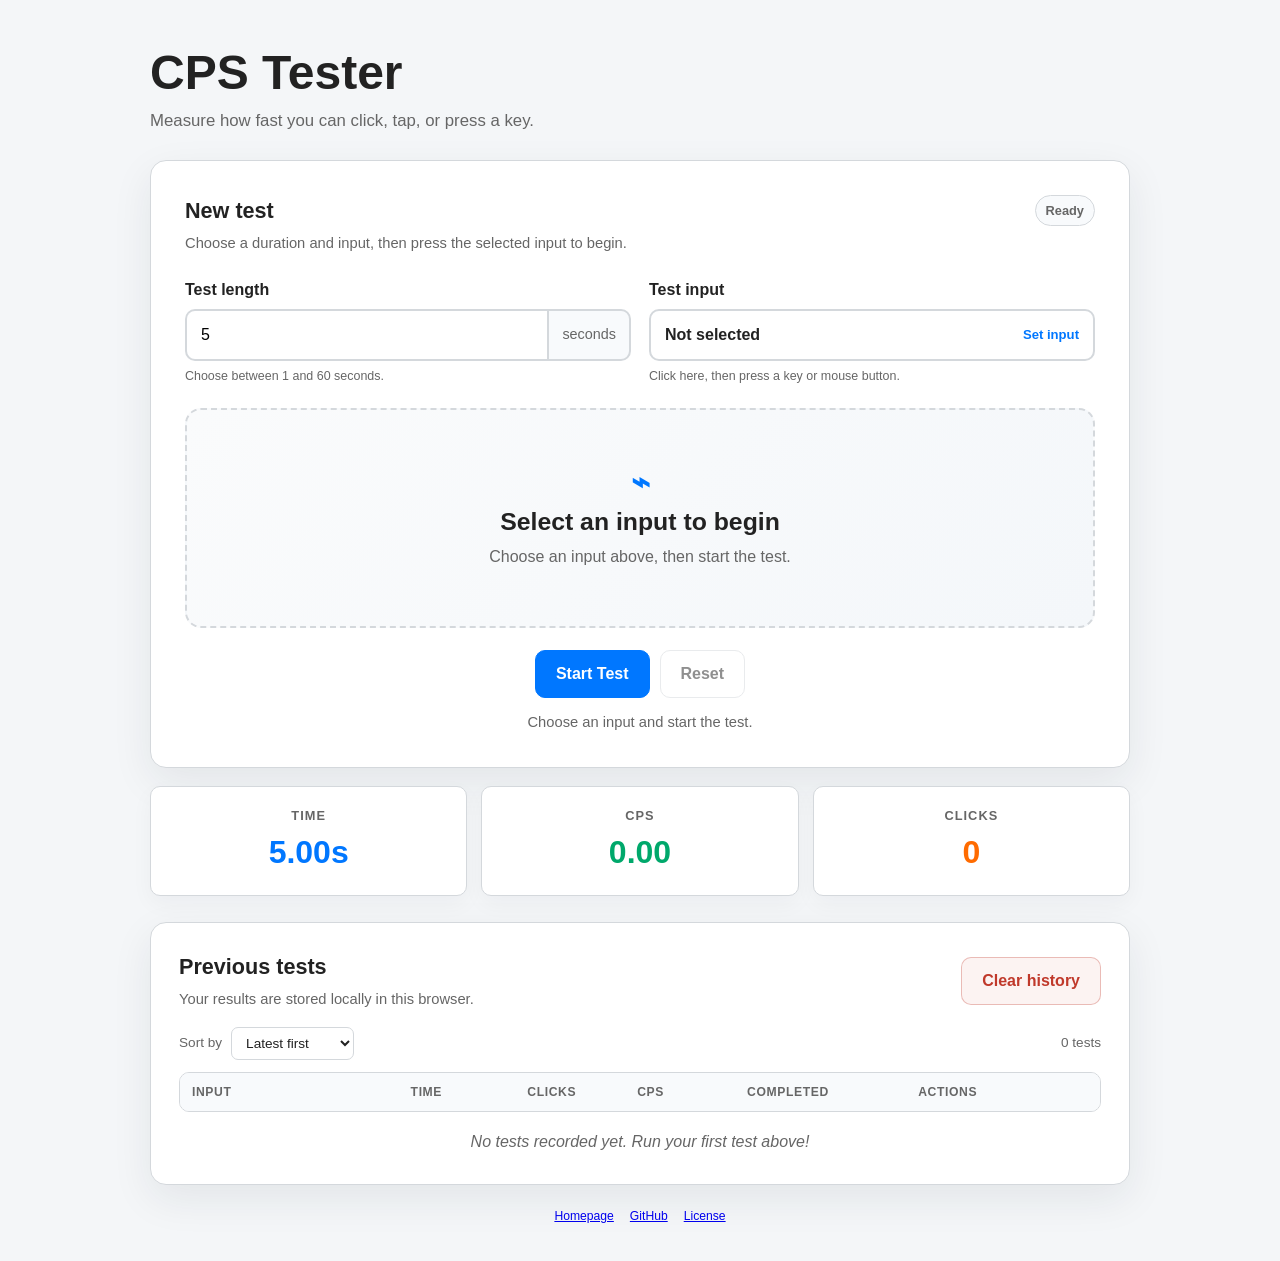
<file: index.html>
<!doctype html>
<html lang="en">
<head>
  <meta charset="utf-8">
  <meta name="viewport" content="width=device-width, initial-scale=1">
  <meta name="description" content="A fast, accurate Clicks Per Second tester for mouse, touch, and keyboard input.">
  <meta name="theme-color" content="#f4f6f8">
  <title>CPS Tester</title>
  <link rel="stylesheet" href="src/styles.css">
</head>
<body>
  <main class="app-shell">
    <header class="page-header">
      <h1>CPS Tester</h1>
      <p class="subtitle">Measure how fast you can click, tap, or press a key.</p>
    </header>

    <section class="panel tester-panel" aria-labelledby="tester-heading">
      <div class="section-heading">
        <div>
          <h2 id="tester-heading">New test</h2>
          <p>Choose a duration and input, then press the selected input to begin.</p>
        </div>
        <span id="testState" class="state-badge" data-state="idle">Ready</span>
      </div>

      <div class="configuration-grid">
        <div class="field-group">
          <label for="durationInput">Test length</label>
          <div class="input-with-unit">
            <input id="durationInput" type="number" inputmode="numeric" min="1" max="60" step="1" value="5">
            <span>seconds</span>
          </div>
          <p class="field-hint" id="durationHint">Choose between 1 and 60 seconds.</p>
        </div>

        <div class="field-group">
          <label for="inputSelector">Test input</label>
          <button id="inputSelector" class="input-selector" type="button" aria-describedby="inputHint">
            <span class="input-selector-label">Not selected</span>
            <span class="input-selector-action">Set input</span>
          </button>
          <p class="field-hint" id="inputHint">Click here, then press a key or mouse button.</p>
        </div>
      </div>

      <div class="test-stage" id="testStage" tabindex="0" role="button" aria-label="CPS test area">
        <div class="stage-content">
          <span class="stage-icon" aria-hidden="true">⌁</span>
          <strong id="stageTitle">Select an input to begin</strong>
          <span id="stageInstruction">Your test will start with your first input.</span>
        </div>
      </div>

      <div class="action-row">
        <button id="startButton" class="primary-button" type="button">Start Test</button>
        <button id="resetButton" class="secondary-button" type="button" disabled>Reset</button>
      </div>

      <p id="statusMessage" class="status-message" role="status" aria-live="polite">Choose an input and start the test.</p>
    </section>

    <section class="stats-grid" aria-label="Live test statistics">
      <article class="stat-card stat-card-time">
        <span class="stat-label">Time</span>
        <strong id="timerValue">5.00s</strong>
      </article>
      <article class="stat-card stat-card-cps">
        <span class="stat-label">CPS</span>
        <strong id="cpsValue">0.00</strong>
      </article>
      <article class="stat-card stat-card-clicks">
        <span class="stat-label">Clicks</span>
        <strong id="clickCountValue">0</strong>
      </article>
    </section>

    <section class="panel history-panel" aria-labelledby="history-heading">
      <div class="section-heading history-heading">
        <div>
          <h2 id="history-heading">Previous tests</h2>
          <p>Your results are stored locally in this browser.</p>
        </div>
        <button id="clearHistoryButton" class="danger-button" type="button">Clear history</button>
      </div>

      <div class="history-toolbar">
        <label for="historySort">Sort by</label>
        <select id="historySort">
          <option value="completed-desc">Latest first</option>
          <option value="completed-asc">Oldest first</option>
          <option value="cps-desc">Highest CPS</option>
          <option value="cps-asc">Lowest CPS</option>
          <option value="clicks-desc">Most clicks</option>
          <option value="clicks-asc">Fewest clicks</option>
        </select>
        <span id="historyCount" class="history-count">0 tests</span>
      </div>

      <div class="history-table" role="table" aria-label="Previous CPS tests">
        <div class="history-row history-header" role="row">
          <span role="columnheader">Input</span>
          <span role="columnheader">Time</span>
          <span role="columnheader">Clicks</span>
          <span role="columnheader">CPS</span>
          <span role="columnheader">Completed</span>
          <span role="columnheader">Actions</span>
        </div>
        <div id="historyList" class="history-list" role="rowgroup"></div>
      </div>
      <p id="emptyHistory" class="empty-state">No tests recorded yet. Run your first test above!</p>
    </section>

    <footer class="page-footer">
      <span><a href="https://bottledpepsi.github.io/">Homepage</a></span>
      <span><a href="https://github.com/bottledpepsi/cps-tester/">GitHub</a></span>
      <span><a href="https://www.gnu.org/licenses/gpl-3.0.html">License</a></span>
    </footer>
  </main>
  <script src="src/js/app.js"></script>
</body>
</html>
</file>
<file: src/styles.css>
:root {
  --color-background: #f4f6f8;
  --color-surface: #ffffff;
  --color-surface-soft: #f8fafc;
  --color-text: #222222;
  --color-muted: #666666;
  --color-border: #d4d8dc;
  --color-border-strong: #333333;
  --color-primary: #0077ff;
  --color-primary-dark: #0060cc;
  --color-success: #00a86b;
  --color-success-dark: #008f57;
  --color-warning: #ff6b00;
  --color-danger: #c0392b;
  --color-danger-dark: #a93226;
  --color-shadow: 0 14px 40px rgba(20, 35, 50, 0.08);
  --radius-large: 16px;
  --radius-medium: 10px;
  --radius-small: 7px;
  --transition: 160ms ease;
  --font-family: Arial, Helvetica, sans-serif;
}

* { box-sizing: border-box; }
html { scroll-behavior: smooth; }
body {
  min-width: 320px;
  margin: 0;
  background: var(--color-background);
  color: var(--color-text);
  font-family: var(--font-family);
  line-height: 1.5;
}
button, input, select { font: inherit; }
button { cursor: pointer; }
button:disabled, input:disabled, select:disabled { cursor: not-allowed; }
button:focus-visible, input:focus-visible, select:focus-visible, [tabindex]:focus-visible {
  outline: 3px solid rgba(0, 119, 255, 0.35);
  outline-offset: 3px;
}

.app-shell {
  width: min(100% - 32px, 980px);
  margin: 0 auto;
  padding: 48px 0 36px;
}
.page-header { margin-bottom: 26px; }
h1 { margin: 0; font-size: clamp(2rem, 5vw, 3rem); line-height: 1.05; }
.subtitle { margin: 10px 0 0; color: var(--color-muted); font-size: 1.05rem; }

.panel {
  border: 1px solid var(--color-border);
  border-radius: var(--radius-large);
  background: var(--color-surface);
  box-shadow: var(--color-shadow);
}
.tester-panel { padding: clamp(20px, 4vw, 34px); }
.section-heading {
  display: flex;
  align-items: flex-start;
  justify-content: space-between;
  gap: 20px;
  margin-bottom: 24px;
}
.section-heading h2 { margin: 0; font-size: 1.35rem; }
.section-heading p { margin: 5px 0 0; color: var(--color-muted); font-size: 0.92rem; }
.state-badge {
  flex: 0 0 auto;
  padding: 5px 10px;
  border: 1px solid var(--color-border);
  border-radius: 999px;
  background: var(--color-surface-soft);
  color: var(--color-muted);
  font-size: 0.8rem;
  font-weight: 700;
}
.state-badge[data-state="running"] { border-color: rgba(0, 168, 107, .3); background: rgba(0, 168, 107, .08); color: var(--color-success-dark); }
.state-badge[data-state="complete"] { border-color: rgba(0, 119, 255, .3); background: rgba(0, 119, 255, .08); color: var(--color-primary-dark); }

.configuration-grid {
  display: grid;
  grid-template-columns: repeat(2, minmax(0, 1fr));
  gap: 18px;
}
.field-group { min-width: 0; }
.field-group > label { display: block; margin-bottom: 7px; font-weight: 800; }
.input-with-unit { display: flex; align-items: stretch; }
.input-with-unit input {
  width: 100%;
  min-width: 0;
  border: 2px solid var(--color-border);
  border-right: 0;
  border-radius: var(--radius-medium) 0 0 var(--radius-medium);
  background: var(--color-surface);
  padding: 12px 14px;
}
.input-with-unit span {
  display: grid;
  place-items: center;
  padding: 0 13px;
  border: 2px solid var(--color-border);
  border-radius: 0 var(--radius-medium) var(--radius-medium) 0;
  background: var(--color-surface-soft);
  color: var(--color-muted);
  font-size: 0.9rem;
}
.input-selector {
  display: flex;
  width: 100%;
  align-items: center;
  justify-content: space-between;
  gap: 12px;
  padding: 12px 14px;
  border: 2px solid var(--color-border);
  border-radius: var(--radius-medium);
  background: var(--color-surface);
  color: var(--color-text);
  text-align: left;
  transition: border-color var(--transition), box-shadow var(--transition), background var(--transition);
}
.input-selector:hover:not(:disabled) { border-color: var(--color-primary); background: #fbfdff; }
.input-selector.is-capturing { border-color: var(--color-primary); box-shadow: 0 0 0 4px rgba(0, 119, 255, .12); }
.input-selector-label { font-weight: 800; overflow: hidden; text-overflow: ellipsis; white-space: nowrap; }
.input-selector-action { color: var(--color-primary); font-size: 0.82rem; font-weight: 700; white-space: nowrap; }
.field-hint { min-height: 1.3em; margin: 6px 0 0; color: var(--color-muted); font-size: 0.78rem; }

.test-stage {
  display: grid;
  min-height: 220px;
  margin: 22px 0;
  place-items: center;
  border: 2px dashed var(--color-border);
  border-radius: var(--radius-large);
  background: linear-gradient(135deg, #fafbfc, #f4f7fa);
  user-select: none;
  transition: border-color var(--transition), background var(--transition), transform var(--transition), box-shadow var(--transition);
}
.test-stage.is-active {
  border-style: solid;
  border-color: rgba(0, 168, 107, .45);
  background: rgba(0, 168, 107, .045);
  box-shadow: inset 0 0 0 1px rgba(0, 168, 107, .08);
}
.test-stage.is-complete { border-color: rgba(0, 119, 255, .35); background: rgba(0, 119, 255, .04); }
.stage-content { display: grid; gap: 5px; padding: 20px; text-align: center; }
.stage-icon { color: var(--color-primary); font-size: 2rem; font-weight: 900; line-height: 1; }
.stage-content strong { font-size: clamp(1.2rem, 3vw, 1.55rem); }
.stage-content span:last-child { color: var(--color-muted); }

.action-row { display: flex; gap: 10px; justify-content: center; }
.primary-button, .secondary-button, .danger-button, .small-button {
  border-radius: var(--radius-medium);
  transition: transform var(--transition), background var(--transition), border-color var(--transition), opacity var(--transition);
}
.primary-button, .secondary-button, .danger-button { padding: 11px 20px; font-weight: 800; }
.primary-button { border: 1px solid var(--color-primary); background: var(--color-primary); color: #fff; }
.primary-button:hover:not(:disabled) { background: var(--color-primary-dark); transform: translateY(-1px); }
.secondary-button { border: 1px solid var(--color-border); background: var(--color-surface); color: var(--color-text); }
.secondary-button:hover:not(:disabled) { border-color: var(--color-primary); color: var(--color-primary); }
.danger-button { border: 1px solid rgba(192, 57, 43, .3); background: rgba(192, 57, 43, .06); color: var(--color-danger); }
.danger-button:hover:not(:disabled) { border-color: var(--color-danger); background: var(--color-danger); color: #fff; }
.primary-button:disabled, .secondary-button:disabled, .danger-button:disabled { opacity: .5; }
.status-message { min-height: 1.5em; margin: 13px 0 0; text-align: center; color: var(--color-muted); font-size: .92rem; }
.status-message[data-tone="warning"] { color: var(--color-warning); }
.status-message[data-tone="success"] { color: var(--color-success-dark); }
.status-message[data-tone="info"] { color: var(--color-primary-dark); }

.stats-grid {
  display: grid;
  grid-template-columns: repeat(3, 1fr);
  gap: 14px;
  margin: 18px 0;
}
.stat-card {
  padding: 19px 16px;
  border: 1px solid var(--color-border);
  border-radius: var(--radius-medium);
  background: var(--color-surface);
  box-shadow: 0 8px 22px rgba(20, 35, 50, .04);
  text-align: center;
}
.stat-label { display: block; color: var(--color-muted); font-size: .8rem; font-weight: 800; text-transform: uppercase; letter-spacing: .08em; }
.stat-card strong { display: block; margin-top: 3px; font-size: clamp(1.45rem, 4vw, 2rem); }
.stat-card-time strong { color: var(--color-primary); }
.stat-card-cps strong { color: var(--color-success); }
.stat-card-clicks strong { color: var(--color-warning); }
.stat-card-cps strong.is-active { animation: pulse .8s ease-in-out infinite alternate; }
@keyframes pulse { from { opacity: .7; } to { opacity: 1; } }

.history-panel { margin-top: 26px; padding: clamp(20px, 4vw, 28px); }
.history-heading { margin-bottom: 16px; align-items: center; }
.history-toolbar { display: flex; align-items: center; gap: 9px; margin-bottom: 12px; color: var(--color-muted); font-size: .85rem; }
.history-toolbar select {
  padding: 7px 10px;
  border: 1px solid var(--color-border);
  border-radius: var(--radius-small);
  background: var(--color-surface);
  color: var(--color-text);
}
.history-count { margin-left: auto; }
.history-table { overflow: hidden; border: 1px solid var(--color-border); border-radius: var(--radius-medium); }
.history-row {
  display: grid;
  grid-template-columns: 1.55fr .8fr .75fr .75fr 1.2fr 1.25fr;
  gap: 8px;
  align-items: center;
  min-width: 720px;
  padding: 10px 12px;
}
.history-header { background: var(--color-surface-soft); color: var(--color-muted); font-size: .76rem; font-weight: 800; text-transform: uppercase; letter-spacing: .05em; }
.history-list { max-height: 390px; overflow: auto; }
.history-entry { border-top: 1px solid var(--color-border); font-size: .88rem; }
.history-entry > span { min-width: 0; overflow: hidden; text-overflow: ellipsis; white-space: nowrap; text-align: center; }
.history-entry > span:first-child { font-weight: 700; text-align: left; }
.history-actions { display: flex; justify-content: center; align-items: center; gap: 7px; }
.small-button { padding: 5px 9px; border: 1px solid var(--color-border); background: var(--color-surface); font-size: .76rem; font-weight: 700; }
.save-button { border-color: rgba(0, 168, 107, .35); color: var(--color-success-dark); }
.save-button:hover { background: var(--color-success); color: #fff; }
.delete-button { border-color: rgba(192, 57, 43, .3); color: var(--color-danger); }
.delete-button:hover { background: var(--color-danger); color: #fff; }
.saved-label { color: var(--color-muted); font-size: .76rem; font-weight: 700; }
.empty-state { margin: 18px 0 2px; color: var(--color-muted); text-align: center; font-style: italic; }
.empty-state[hidden] { display: none; }

.page-footer { display: flex; justify-content: center; gap: 16px; flex-wrap: wrap; margin-top: 22px; color: #7a7f84; font-size: .76rem; }

@media (max-width: 700px) {
  .app-shell { width: min(100% - 20px, 980px); padding-top: 28px; }
  .configuration-grid, .stats-grid { grid-template-columns: 1fr; }
  .stats-grid { gap: 9px; }
  .stat-card { padding: 14px; }
  .section-heading { align-items: flex-start; }
  .history-heading { align-items: flex-start; flex-direction: column; }
  .history-count { margin-left: auto; }
  .test-stage { min-height: 190px; }
}

@media (max-width: 480px) {
  .tester-panel, .history-panel { padding: 18px; }
  .section-heading { gap: 12px; }
  .state-badge { align-self: flex-start; }
  .action-row { flex-direction: column; }
  .primary-button, .secondary-button { width: 100%; }
  .history-toolbar { flex-wrap: wrap; }
  .history-count { width: 100%; margin-left: 0; }
  .page-footer { flex-direction: column; align-items: center; gap: 3px; }
}

@media (prefers-reduced-motion: reduce) {
  *, *::before, *::after { scroll-behavior: auto !important; animation-duration: .01ms !important; transition-duration: .01ms !important; }
}
</file>
